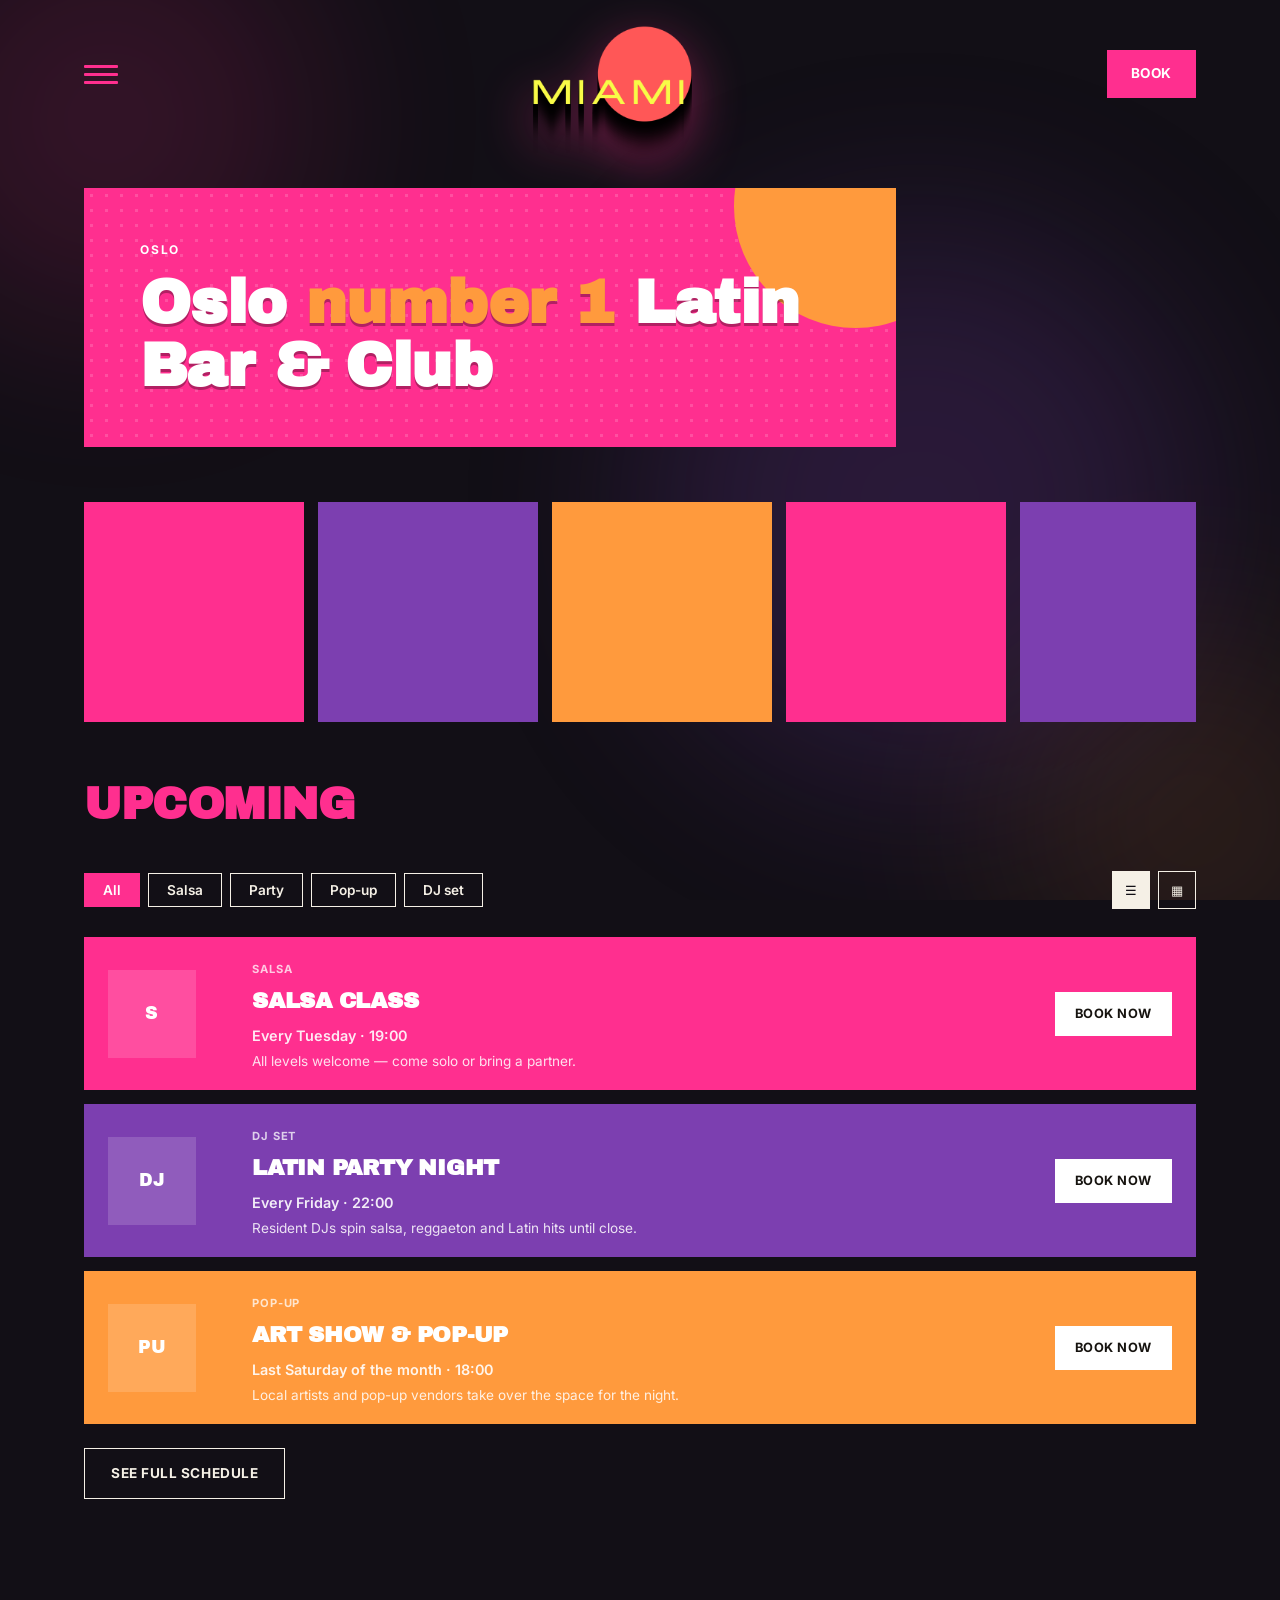
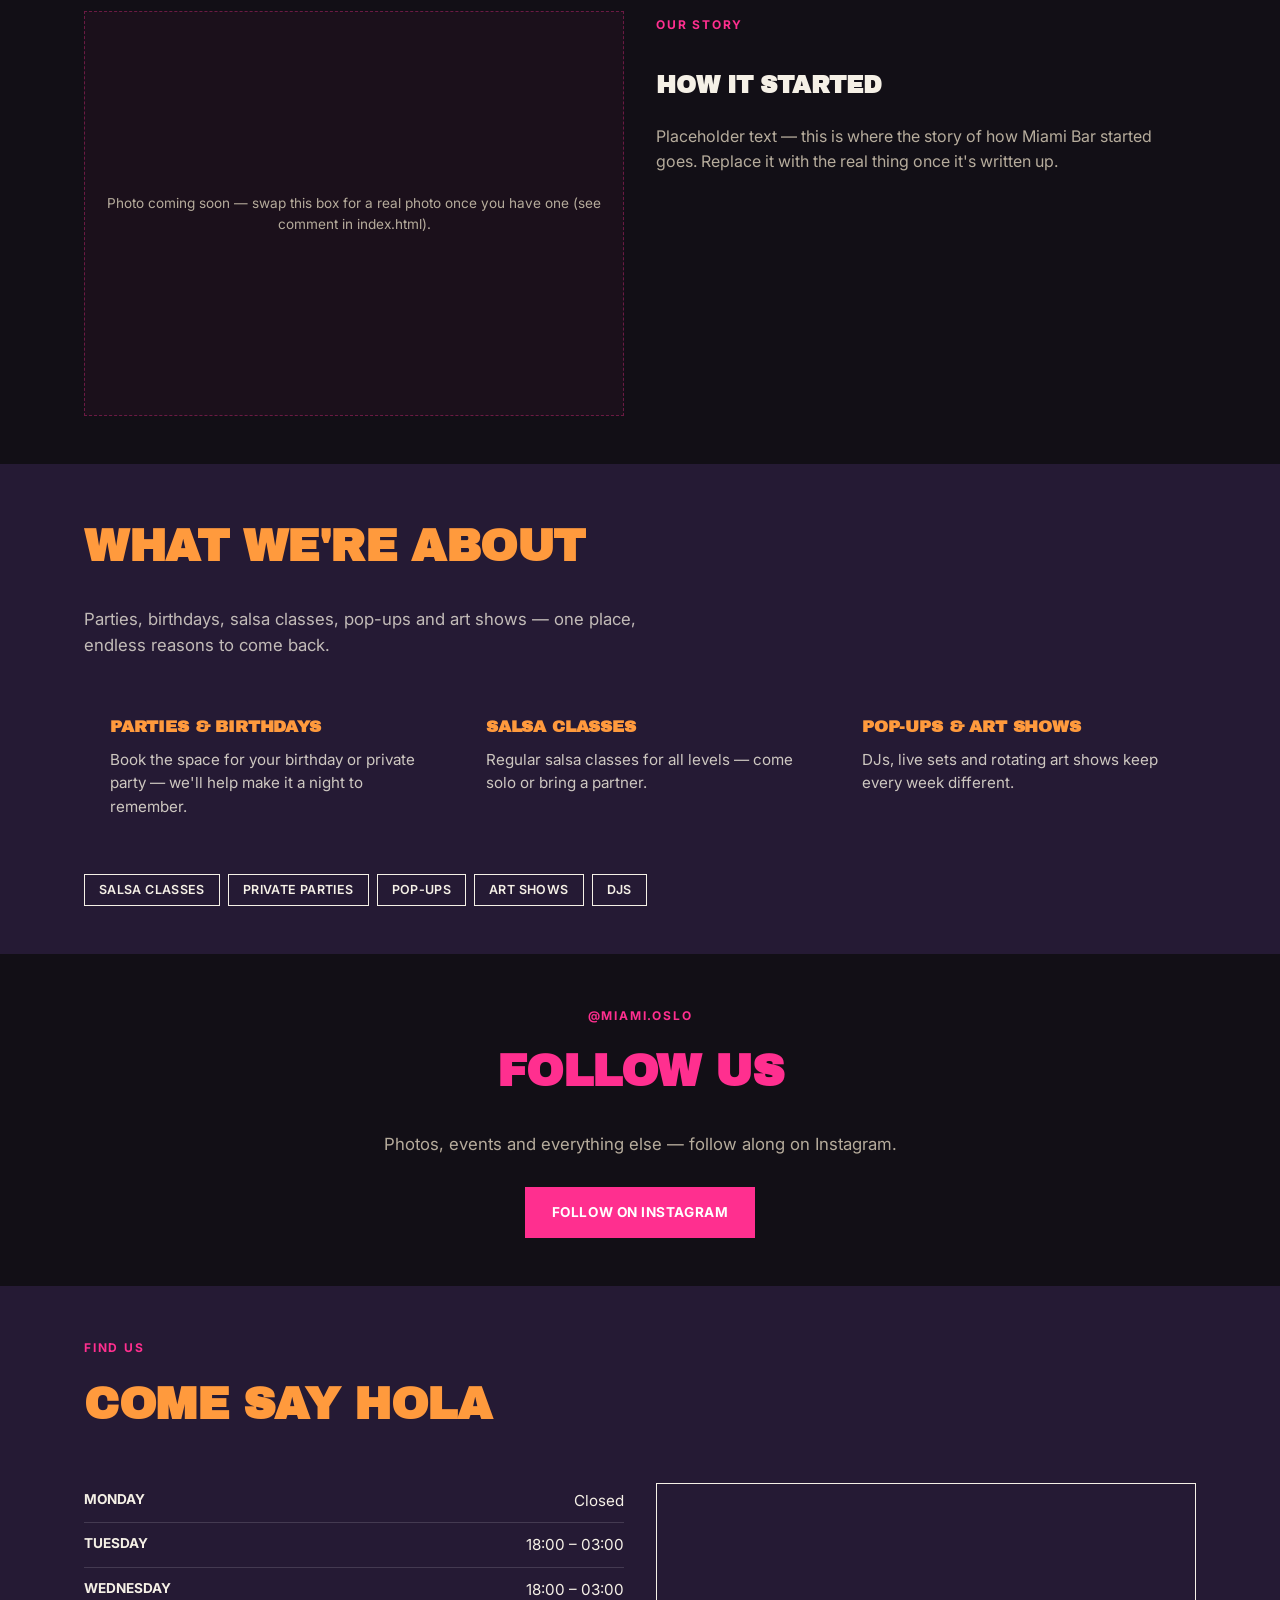
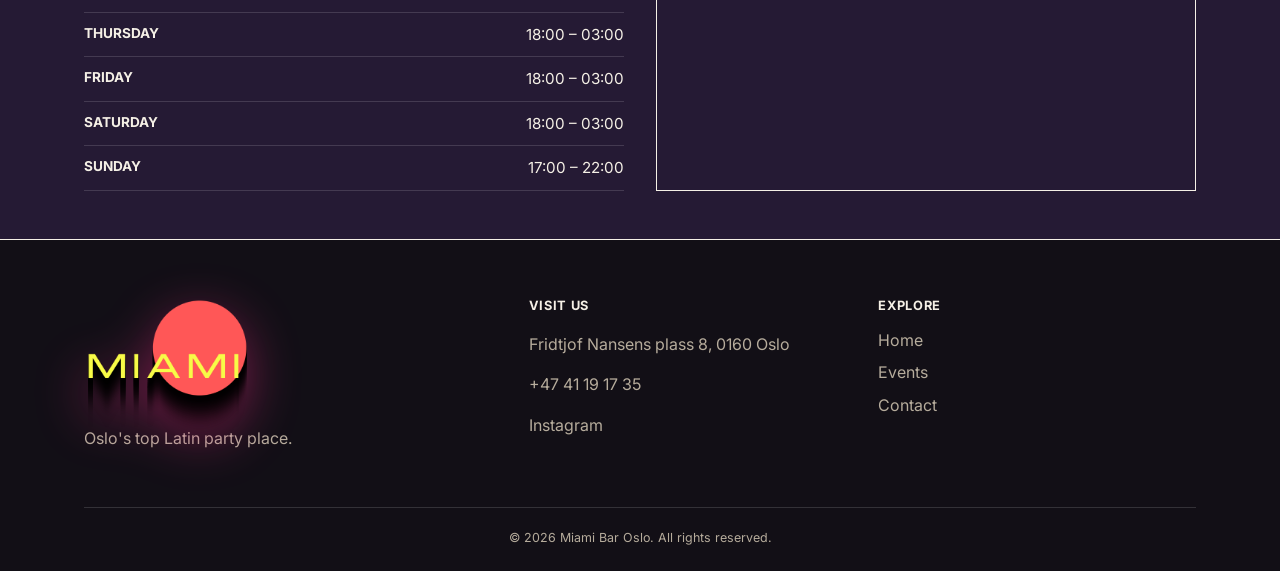
<file: index.html>
<!DOCTYPE html>
<html lang="en">
<head>
  <meta charset="UTF-8" />
  <meta name="viewport" content="width=device-width, initial-scale=1.0" />
  <title>Miami Bar Oslo</title>
  <meta name="description" content="Oslo's top Latin party place — parties, birthdays, salsa classes, pop-ups, art shows and DJs on Fridtjof Nansens plass." />
  <link rel="preconnect" href="https://fonts.googleapis.com" />
  <link rel="preconnect" href="https://fonts.gstatic.com" crossorigin />
  <link href="https://fonts.googleapis.com/css2?family=Inter:wght@400;500;600;700&family=Archivo+Black&display=swap" rel="stylesheet" />
  <link rel="stylesheet" href="css/style.css?v=38" />
</head>
<body>

  <header class="site-header">
    <nav class="nav container">
      <button class="nav-toggle" aria-label="Toggle menu"><span></span><span></span><span></span></button>
      <a href="index.html" class="logo">
        <img src="images/logo.png" alt="Miami" class="logo-img" width="900" height="561" />
      </a>
      <a href="book.html" class="nav-cta">Book</a>
    </nav>
    <div class="container">
      <ul class="nav-links">
        <li><a href="index.html" class="active">Home</a></li>
        <li><a href="events.html">Events</a></li>
        <li><a href="contact.html">Contact</a></li>
        <li><a href="book.html" class="nav-cta">Book with us</a></li>
      </ul>
    </div>
  </header>

  <div class="container">
    <div class="hero-heading reveal">
      <div class="hero-box">
        <p class="eyebrow">Oslo</p>
        <h1 class="hero-sentence">Oslo <span class="accent">number 1</span> Latin Bar &amp; Club</h1>
      </div>
    </div>

    <!--
      Photo scroll — placeholder tiles for now. Once you have real photos:
      1. Drop the image files in the images folder.
      2. Replace each <div class="photo-tile"></div> below with
         <div class="photo-tile"><img src="images/yourphoto.jpg" alt=""></div>
      Add or remove tiles freely — it scrolls sideways either way.
    -->
    <div class="photo-scroll reveal">
      <div class="photo-scroll-track">
        <div class="photo-tile"></div>
        <div class="photo-tile"></div>
        <div class="photo-tile"></div>
        <div class="photo-tile"></div>
        <div class="photo-tile"></div>
      </div>
    </div>
  </div>

  <section id="events" data-events-app data-limit="4">
    <div class="container">
      <h2 class="section-heading reveal">Upcoming</h2>

      <div class="filter-bar reveal">
        <div class="filter-group">
          <button class="filter-btn active" data-filter="all">All</button>
          <button class="filter-btn" data-filter="Salsa">Salsa</button>
          <button class="filter-btn" data-filter="Party">Party</button>
          <button class="filter-btn" data-filter="Pop-up">Pop-up</button>
          <button class="filter-btn" data-filter="DJ set">DJ set</button>
        </div>
        <div class="view-toggle">
          <button class="view-btn active" data-view="list" aria-label="List view">☰</button>
          <button class="view-btn" data-view="grid" aria-label="Grid view">▦</button>
        </div>
      </div>

      <div class="events-list reveal">
        <p style="color: var(--text-dim);">Loading…</p>
      </div>

      <p style="margin-top: 24px;">
        <a href="events.html" class="btn btn-outline">See full schedule</a>
      </p>
    </div>
  </section>

  <section>
    <div class="container">
      <div class="grid-2">
        <div class="reveal">
          <div class="story-photo">Photo coming soon — swap this box for a real photo once you have one (see comment in index.html).</div>
        </div>
        <div class="reveal">
          <p class="eyebrow">Our story</p>
          <h2>How it started</h2>
          <!--
            Placeholder — replace this paragraph with the real story once
            you have it: when the bar opened, who started it, why Latin
            party nights, what makes this place different.
          -->
          <p style="color: var(--text-dim);">
            Placeholder text — this is where the story of how Miami Bar started goes. Replace it with the real thing once it's written up.
          </p>
        </div>
      </div>
    </div>
  </section>

  <section class="alt">
    <div class="container">
      <h2 class="section-heading reveal">What we're about</h2>
      <p class="section-lead reveal">Parties, birthdays, salsa classes, pop-ups and art shows — one place, endless reasons to come back.</p>
      <div class="grid-3">
        <div class="card reveal">
          <h3>Parties &amp; birthdays</h3>
          <p>Book the space for your birthday or private party — we'll help make it a night to remember.</p>
        </div>
        <div class="card reveal">
          <h3>Salsa classes</h3>
          <p>Regular salsa classes for all levels — come solo or bring a partner.</p>
        </div>
        <div class="card reveal">
          <h3>Pop-ups &amp; art shows</h3>
          <p>DJs, live sets and rotating art shows keep every week different.</p>
        </div>
      </div>
      <div class="tags reveal" style="margin-top: 30px;">
        <span class="tag" style="border-color: var(--text); color: var(--text);">Salsa classes</span>
        <span class="tag" style="border-color: var(--text); color: var(--text);">Private parties</span>
        <span class="tag" style="border-color: var(--text); color: var(--text);">Pop-ups</span>
        <span class="tag" style="border-color: var(--text); color: var(--text);">Art shows</span>
        <span class="tag" style="border-color: var(--text); color: var(--text);">DJs</span>
      </div>
    </div>
  </section>

  <section>
    <div class="container" style="text-align: center;">
      <a class="eyebrow" href="https://www.instagram.com/miami.oslo/" target="_blank" rel="noopener">@miami.oslo</a>
      <h2 class="section-heading reveal">Follow us</h2>
      <p class="section-lead reveal" style="margin-left: auto; margin-right: auto;">Photos, events and everything else — follow along on Instagram.</p>
      <a href="https://www.instagram.com/miami.oslo/" target="_blank" rel="noopener" class="btn btn-primary reveal">Follow on Instagram</a>
    </div>
  </section>

  <section class="alt">
    <div class="container">
      <p class="eyebrow">Find us</p>
      <h2 class="section-heading reveal">Come say Hola</h2>
      <div class="grid-2">
        <div class="reveal">
          <ul class="hours-list">
            <li><span>Monday</span><span>Closed</span></li>
            <li><span>Tuesday</span><span>18:00 – 03:00</span></li>
            <li><span>Wednesday</span><span>18:00 – 03:00</span></li>
            <li><span>Thursday</span><span>18:00 – 03:00</span></li>
            <li><span>Friday</span><span>18:00 – 03:00</span></li>
            <li><span>Saturday</span><span>18:00 – 03:00</span></li>
            <li><span>Sunday</span><span>17:00 – 22:00</span></li>
          </ul>
        </div>
        <div class="map-frame reveal">
          <iframe
            title="Map"
            src="https://www.google.com/maps?q=Miami+Bar+Oslo,+Fridtjof+Nansens+plass+8,+0160+Oslo&output=embed"
            loading="lazy"
            referrerpolicy="no-referrer-when-downgrade">
          </iframe>
        </div>
      </div>
    </div>
  </section>

  <footer class="site-footer">
    <div class="container">
      <div class="footer-grid">
        <div>
          <a href="index.html" class="logo" style="margin-bottom: 10px;">
            <img src="images/logo.png" alt="Miami" class="logo-img" width="900" height="561" />
          </a>
          <p>Oslo's top Latin party place.</p>
        </div>
        <div>
          <h4>Visit us</h4>
          <p>Fridtjof Nansens plass 8, 0160 Oslo</p>
          <p><a href="tel:+4741191735">+47 41 19 17 35</a></p>
          <p><a href="https://www.instagram.com/miami.oslo/" target="_blank" rel="noopener">Instagram</a></p>
        </div>
        <div>
          <h4>Explore</h4>
          <ul>
            <li><a href="index.html">Home</a></li>
            <li><a href="events.html">Events</a></li>
            <li><a href="contact.html">Contact</a></li>
          </ul>
        </div>
      </div>
      <div class="footer-bottom">&copy; <span id="year"></span> Miami Bar Oslo. All rights reserved.</div>
    </div>
  </footer>

  <script src="js/script.js?v=2"></script>
  <script>document.getElementById("year").textContent = new Date().getFullYear();</script>
</body>
</html>
</file>
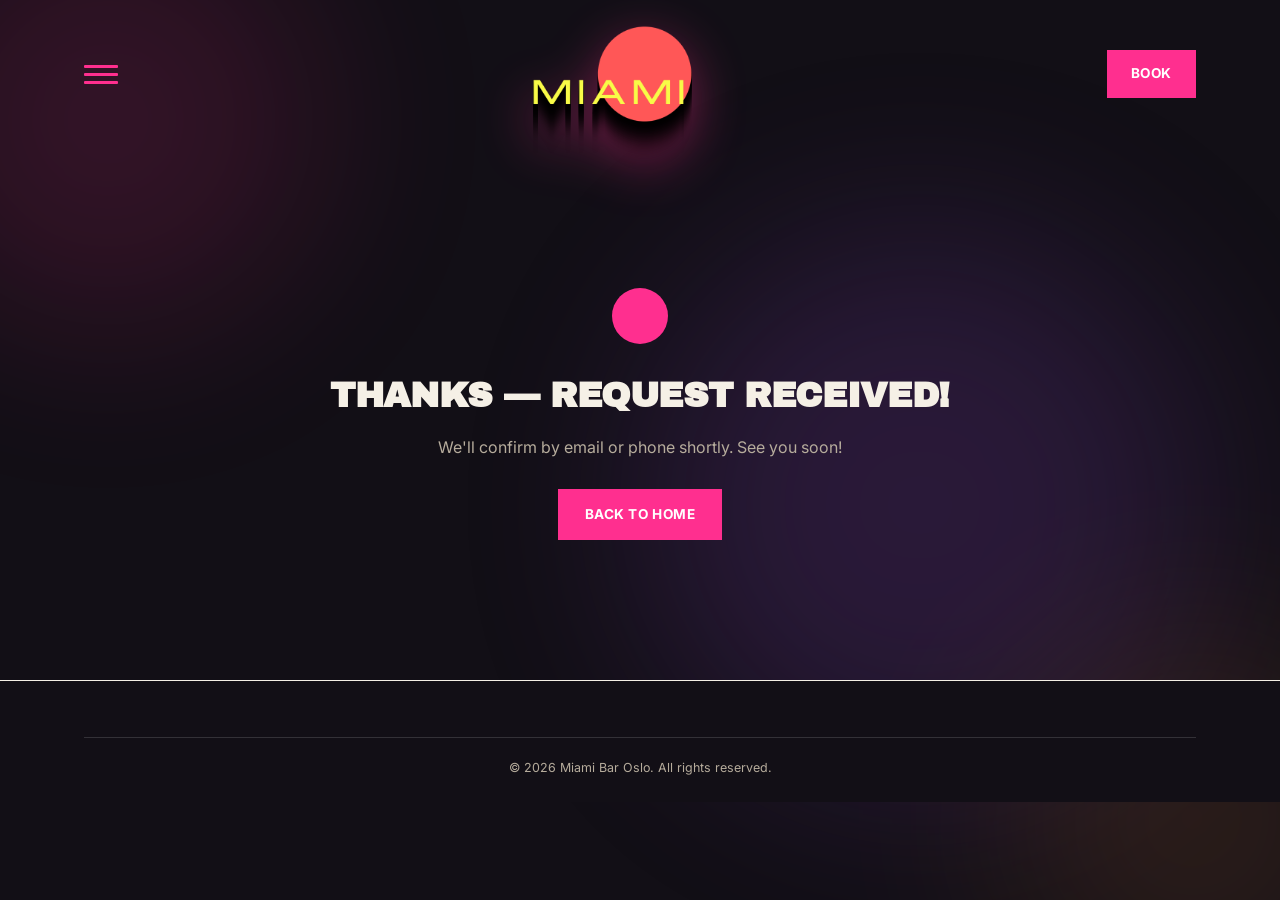
<file: book-confirmation.html>
<!DOCTYPE html>
<html lang="en">
<head>
  <meta charset="UTF-8" />
  <meta name="viewport" content="width=device-width, initial-scale=1.0" />
  <title>Booking received · Miami Bar Oslo</title>
  <link rel="preconnect" href="https://fonts.googleapis.com" />
  <link rel="preconnect" href="https://fonts.gstatic.com" crossorigin />
  <link href="https://fonts.googleapis.com/css2?family=Inter:wght@400;500;600;700&family=Archivo+Black&display=swap" rel="stylesheet" />
  <link rel="stylesheet" href="css/style.css?v=38" />
</head>
<body>

  <header class="site-header">
    <nav class="nav container">
      <button class="nav-toggle" aria-label="Toggle menu"><span></span><span></span><span></span></button>
      <a href="index.html" class="logo">
        <img src="images/logo.png" alt="Miami" class="logo-img" width="900" height="561" />
      </a>
      <a href="book.html" class="nav-cta">Book</a>
    </nav>
    <div class="container">
      <ul class="nav-links">
        <li><a href="index.html">Home</a></li>
        <li><a href="events.html">Events</a></li>
        <li><a href="contact.html">Contact</a></li>
        <li><a href="book.html" class="nav-cta">Book with us</a></li>
      </ul>
    </div>
  </header>

  <div class="container confirmation">
    <div class="confirm-mark"></div>
    <h1>Thanks — request received!</h1>
    <p style="color: var(--text-dim); max-width: 420px; margin: 12px auto 30px; text-transform: none; font-family: var(--font-body);">
      We'll confirm by email or phone shortly. See you soon!
    </p>
    <a href="index.html" class="btn btn-primary">Back to home</a>
  </div>

  <footer class="site-footer">
    <div class="container">
      <div class="footer-bottom">&copy; <span id="year"></span> Miami Bar Oslo. All rights reserved.</div>
    </div>
  </footer>

  <script src="js/script.js?v=2"></script>
  <script>document.getElementById("year").textContent = new Date().getFullYear();</script>
</body>
</html>
</file>
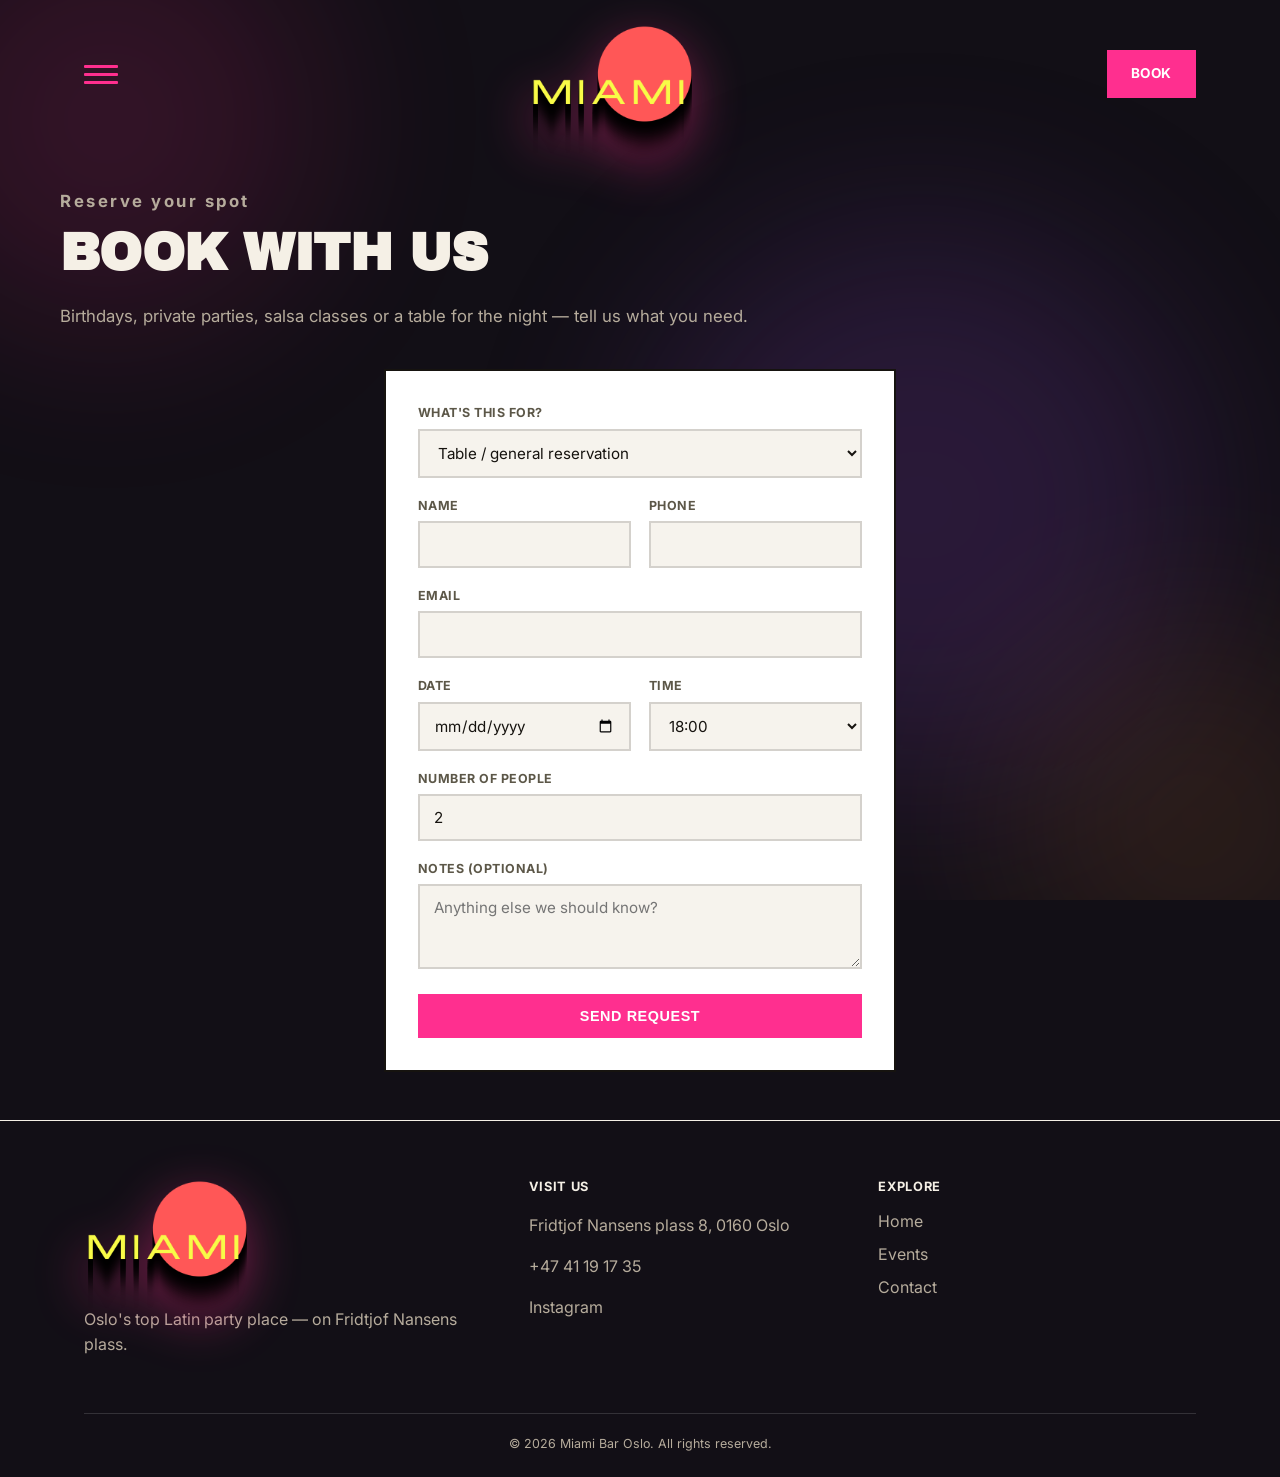
<file: book.html>
<!DOCTYPE html>
<html lang="en">
<head>
  <meta charset="UTF-8" />
  <meta name="viewport" content="width=device-width, initial-scale=1.0" />
  <title>Book with Us · Miami Bar Oslo</title>
  <link rel="preconnect" href="https://fonts.googleapis.com" />
  <link rel="preconnect" href="https://fonts.gstatic.com" crossorigin />
  <link href="https://fonts.googleapis.com/css2?family=Inter:wght@400;500;600;700&family=Archivo+Black&display=swap" rel="stylesheet" />
  <link rel="stylesheet" href="css/style.css?v=38" />
</head>
<body>

  <header class="site-header">
    <nav class="nav container">
      <button class="nav-toggle" aria-label="Toggle menu"><span></span><span></span><span></span></button>
      <a href="index.html" class="logo">
        <img src="images/logo.png" alt="Miami" class="logo-img" width="900" height="561" />
      </a>
      <a href="book.html" class="nav-cta">Book</a>
    </nav>
    <div class="container">
      <ul class="nav-links">
        <li><a href="index.html">Home</a></li>
        <li><a href="events.html">Events</a></li>
        <li><a href="contact.html">Contact</a></li>
        <li><a href="book.html" class="nav-cta">Book with us</a></li>
      </ul>
    </div>
  </header>

  <div class="page-header container reveal">
    <p class="eyebrow">Reserve your spot</p>
    <h1>Book with us</h1>
    <p>Birthdays, private parties, salsa classes or a table for the night — tell us what you need.</p>
  </div>

  <section style="padding-top: 20px;">
    <div class="container reveal" style="max-width: 560px;">
      <div class="form-card">

      <!--
        This form uses Web3Forms (web3forms.com) — a free service that emails
        form submissions to you, with no backend to run or maintain.

        Setup (2 minutes):
        1. Go to https://web3forms.com and enter the email where bookings
           should land. It emails you an Access Key — no account needed.
        2. Paste that key into the "access_key" value below.
        3. Once this site is live at its real address, change the
           "redirect" value below to the full URL of book-confirmation.html
           on that domain (e.g. https://miamibaroslo.no/book-confirmation.html).
      -->
      <form action="https://api.web3forms.com/submit" method="POST">
        <input type="hidden" name="access_key" value="YOUR_WEB3FORMS_ACCESS_KEY" />
        <input type="hidden" name="subject" value="New booking request — Miami Bar Oslo" />
        <input type="hidden" name="redirect" value="book-confirmation.html" />

        <div class="form-field">
          <label for="reason">What's this for?</label>
          <select id="reason" name="reason" required>
            <option value="Table / general reservation">Table / general reservation</option>
            <option value="Birthday party">Birthday party</option>
            <option value="Private party">Private party</option>
            <option value="Salsa class sign-up">Salsa class sign-up</option>
            <option value="Pop-up / art show inquiry">Pop-up / art show inquiry</option>
            <option value="Other">Other</option>
          </select>
        </div>

        <div class="form-row">
          <div class="form-field">
            <label for="name">Name</label>
            <input type="text" id="name" name="name" required />
          </div>
          <div class="form-field">
            <label for="phone">Phone</label>
            <input type="tel" id="phone" name="phone" required />
          </div>
        </div>

        <div class="form-field">
          <label for="email">Email</label>
          <input type="email" id="email" name="email" required />
        </div>

        <div class="form-row">
          <div class="form-field">
            <label for="date">Date</label>
            <input type="date" id="date" name="date" required />
          </div>
          <div class="form-field">
            <label for="time">Time</label>
            <select id="time" name="time" required>
              <option value="18:00">18:00</option>
              <option value="20:00">20:00</option>
              <option value="22:00">22:00</option>
              <option value="00:00">00:00</option>
              <option value="02:00">02:00</option>
            </select>
          </div>
        </div>

        <div class="form-field">
          <label for="party_size">Number of people</label>
          <input type="number" id="party_size" name="party_size" min="1" max="200" value="2" required />
        </div>

        <div class="form-field">
          <label for="notes">Notes (optional)</label>
          <textarea id="notes" name="notes" rows="3" placeholder="Anything else we should know?"></textarea>
        </div>

        <button type="submit" class="btn btn-primary form-submit">
          Send request
        </button>
      </form>

      </div>
    </div>
  </section>

  <footer class="site-footer">
    <div class="container">
      <div class="footer-grid">
        <div>
          <a href="index.html" class="logo" style="margin-bottom: 10px;">
            <img src="images/logo.png" alt="Miami" class="logo-img" width="900" height="561" />
          </a>
          <p>Oslo's top Latin party place — on Fridtjof Nansens plass.</p>
        </div>
        <div>
          <h4>Visit us</h4>
          <p>Fridtjof Nansens plass 8, 0160 Oslo</p>
          <p><a href="tel:+4741191735">+47 41 19 17 35</a></p>
          <p><a href="https://www.instagram.com/miami.oslo/" target="_blank" rel="noopener">Instagram</a></p>
        </div>
        <div>
          <h4>Explore</h4>
          <ul>
            <li><a href="index.html">Home</a></li>
            <li><a href="events.html">Events</a></li>
            <li><a href="contact.html">Contact</a></li>
          </ul>
        </div>
      </div>
      <div class="footer-bottom">&copy; <span id="year"></span> Miami Bar Oslo. All rights reserved.</div>
    </div>
  </footer>

  <script src="js/script.js?v=2"></script>
  <script>document.getElementById("year").textContent = new Date().getFullYear();</script>
</body>
</html>
</file>
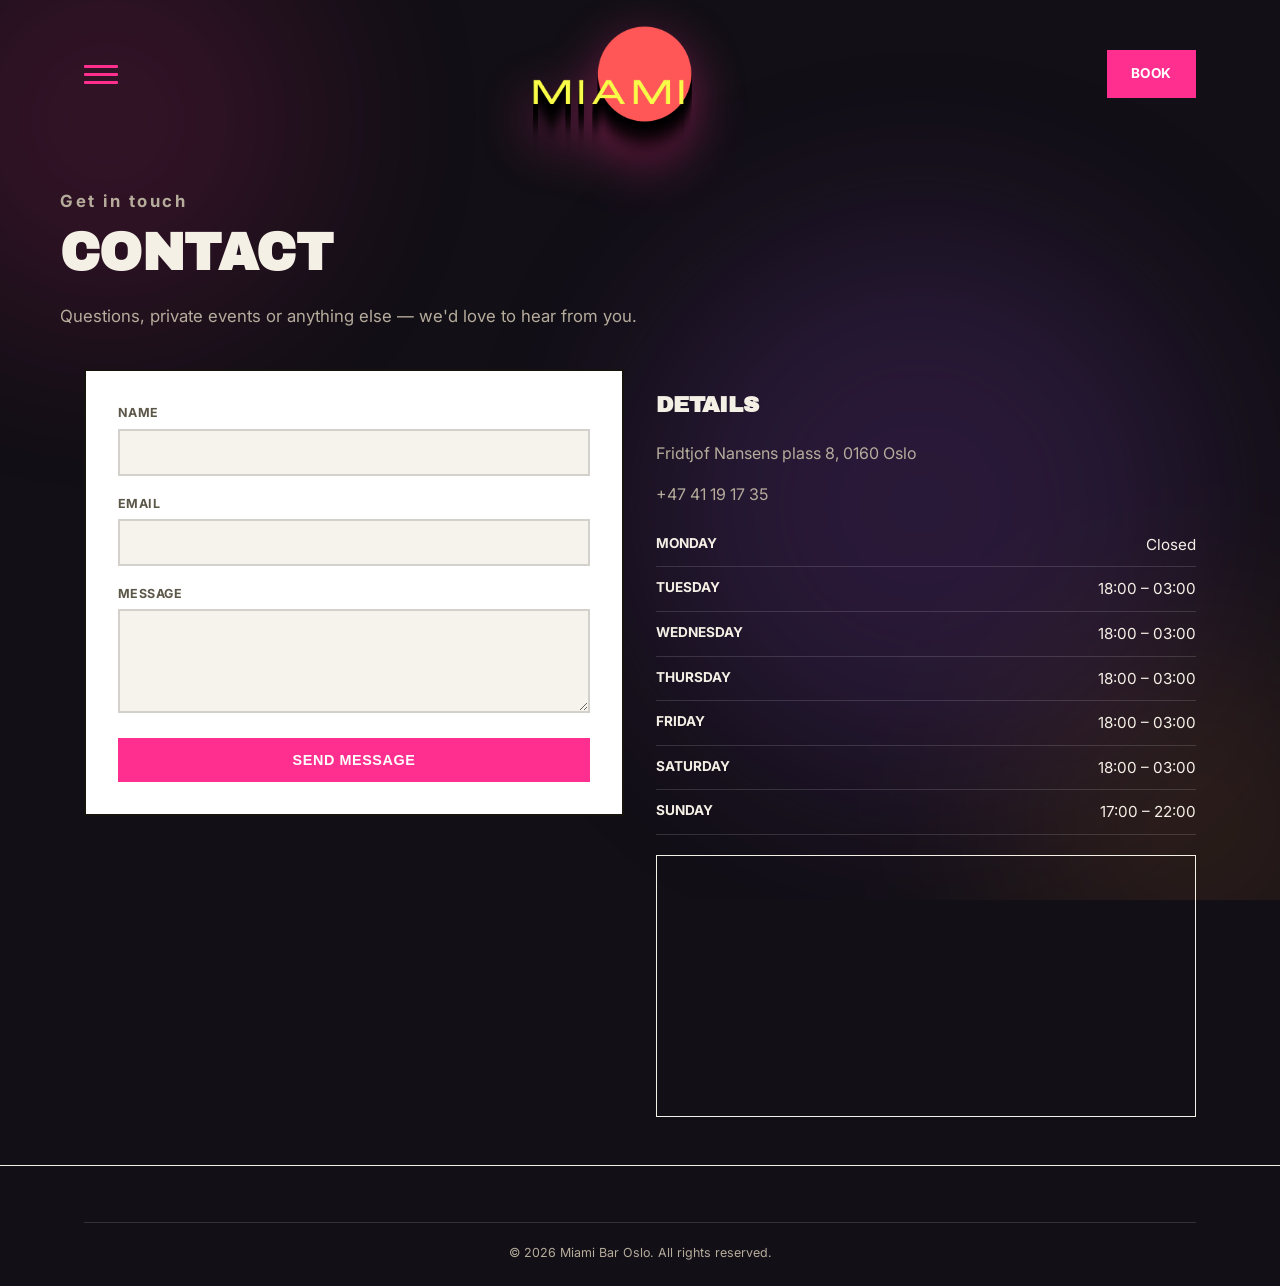
<file: contact.html>
<!DOCTYPE html>
<html lang="en">
<head>
  <meta charset="UTF-8" />
  <meta name="viewport" content="width=device-width, initial-scale=1.0" />
  <title>Contact · Miami Bar Oslo</title>
  <link rel="preconnect" href="https://fonts.googleapis.com" />
  <link rel="preconnect" href="https://fonts.gstatic.com" crossorigin />
  <link href="https://fonts.googleapis.com/css2?family=Inter:wght@400;500;600;700&family=Archivo+Black&display=swap" rel="stylesheet" />
  <link rel="stylesheet" href="css/style.css?v=38" />
</head>
<body>

  <header class="site-header">
    <nav class="nav container">
      <button class="nav-toggle" aria-label="Toggle menu"><span></span><span></span><span></span></button>
      <a href="index.html" class="logo">
        <img src="images/logo.png" alt="Miami" class="logo-img" width="900" height="561" />
      </a>
      <a href="book.html" class="nav-cta">Book</a>
    </nav>
    <div class="container">
      <ul class="nav-links">
        <li><a href="index.html">Home</a></li>
        <li><a href="events.html">Events</a></li>
        <li><a href="contact.html" class="active">Contact</a></li>
        <li><a href="book.html" class="nav-cta">Book with us</a></li>
      </ul>
    </div>
  </header>

  <div class="page-header container reveal">
    <p class="eyebrow">Get in touch</p>
    <h1>Contact</h1>
    <p>Questions, private events or anything else — we'd love to hear from you.</p>
  </div>

  <section style="padding-top: 20px;">
    <div class="container">
      <div class="grid-2">

        <div class="reveal">
          <div class="form-card">
            <!-- Same Web3Forms setup as book.html — see the comment there. -->
            <form action="https://api.web3forms.com/submit" method="POST">
              <input type="hidden" name="access_key" value="YOUR_WEB3FORMS_ACCESS_KEY" />
              <input type="hidden" name="subject" value="Website contact form — Miami Bar Oslo" />

              <div class="form-field">
                <label for="name">Name</label>
                <input type="text" id="name" name="name" required />
              </div>
              <div class="form-field">
                <label for="email">Email</label>
                <input type="email" id="email" name="email" required />
              </div>
              <div class="form-field">
                <label for="message">Message</label>
                <textarea id="message" name="message" rows="4" required></textarea>
              </div>
              <button type="submit" class="btn btn-primary form-submit">
                Send message
              </button>
            </form>
          </div>
        </div>

        <div class="reveal">
          <h2 style="font-size: 1.4rem;">Details</h2>
          <p style="color: var(--text-dim); margin-top: 16px;">Fridtjof Nansens plass 8, 0160 Oslo</p>
          <p><a href="tel:+4741191735" style="color: var(--text-dim); text-decoration: none;">+47 41 19 17 35</a></p>

          <ul class="hours-list">
            <li><span>Monday</span><span>Closed</span></li>
            <li><span>Tuesday</span><span>18:00 – 03:00</span></li>
            <li><span>Wednesday</span><span>18:00 – 03:00</span></li>
            <li><span>Thursday</span><span>18:00 – 03:00</span></li>
            <li><span>Friday</span><span>18:00 – 03:00</span></li>
            <li><span>Saturday</span><span>18:00 – 03:00</span></li>
            <li><span>Sunday</span><span>17:00 – 22:00</span></li>
          </ul>

          <div class="map-frame">
            <iframe
              title="Map"
              src="https://www.google.com/maps?q=Miami+Bar+Oslo,+Fridtjof+Nansens+plass+8,+0160+Oslo&output=embed"
              loading="lazy"
              referrerpolicy="no-referrer-when-downgrade">
            </iframe>
          </div>
        </div>

      </div>
    </div>
  </section>

  <footer class="site-footer">
    <div class="container">
      <div class="footer-bottom">&copy; <span id="year"></span> Miami Bar Oslo. All rights reserved.</div>
    </div>
  </footer>

  <script src="js/script.js?v=2"></script>
  <script>document.getElementById("year").textContent = new Date().getFullYear();</script>
</body>
</html>
</file>
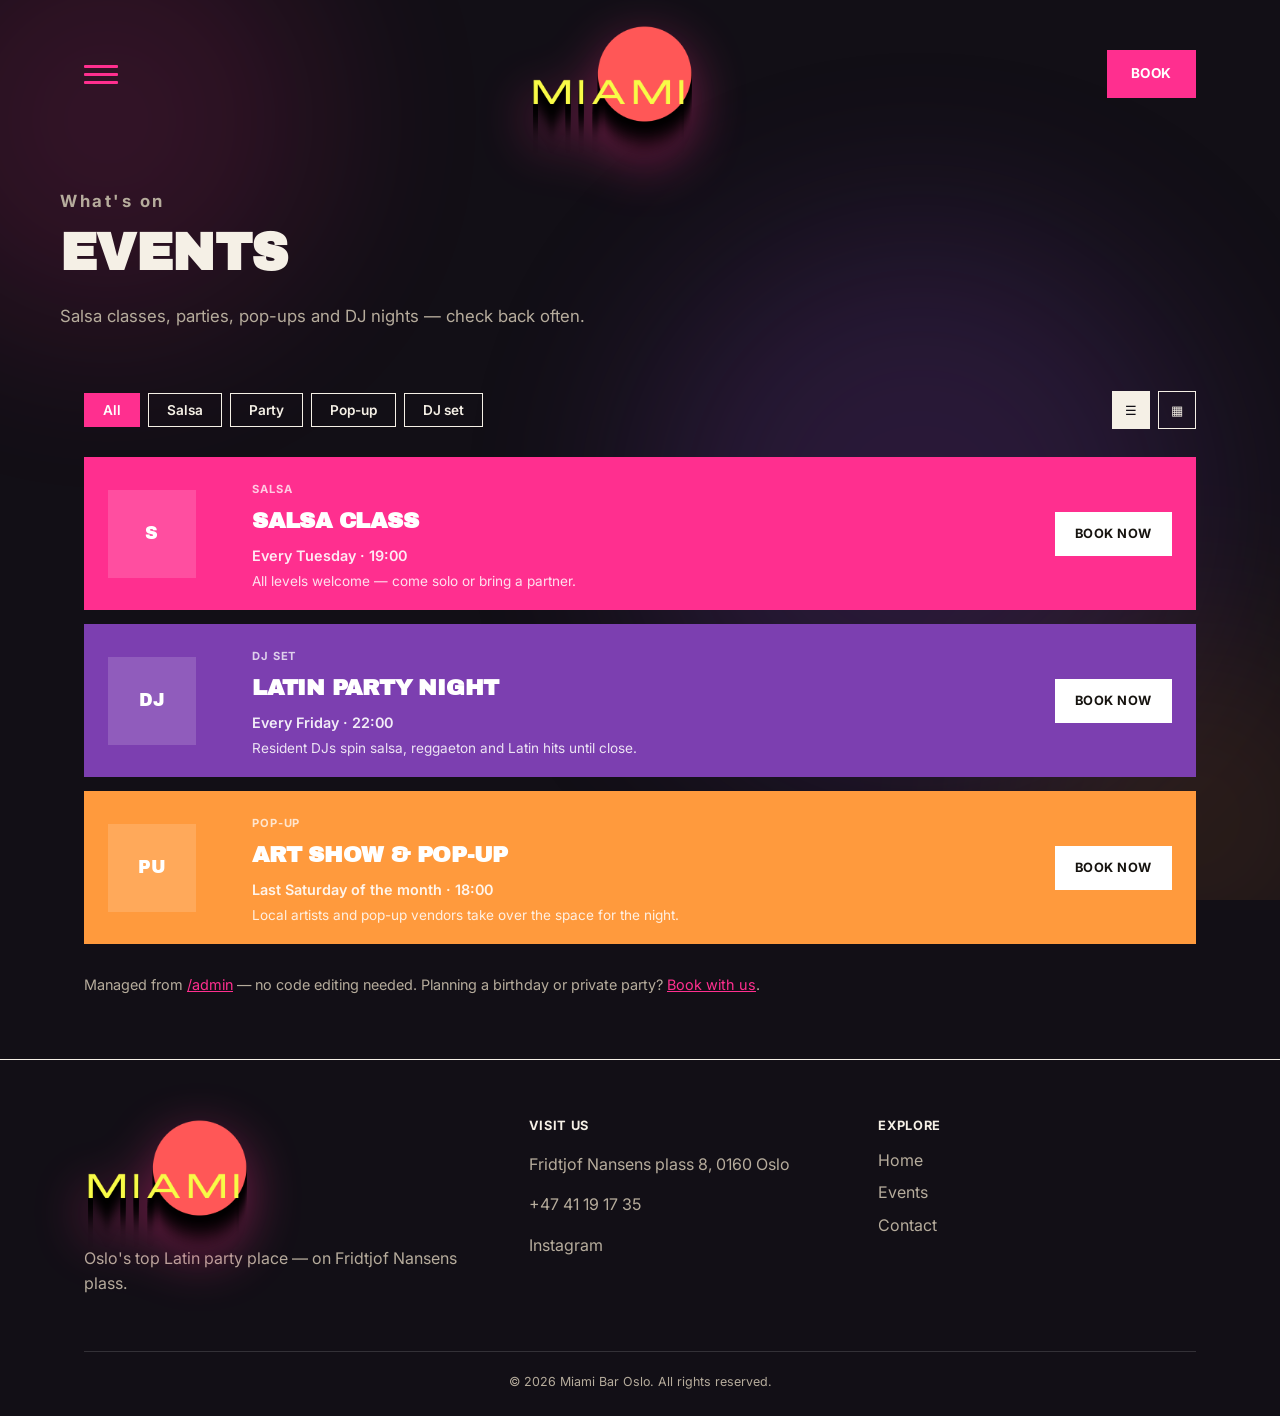
<file: events.html>
<!DOCTYPE html>
<html lang="en">
<head>
  <meta charset="UTF-8" />
  <meta name="viewport" content="width=device-width, initial-scale=1.0" />
  <title>Events · Miami Bar Oslo</title>
  <link rel="preconnect" href="https://fonts.googleapis.com" />
  <link rel="preconnect" href="https://fonts.gstatic.com" crossorigin />
  <link href="https://fonts.googleapis.com/css2?family=Inter:wght@400;500;600;700&family=Archivo+Black&display=swap" rel="stylesheet" />
  <link rel="stylesheet" href="css/style.css?v=38" />
</head>
<body>

  <header class="site-header">
    <nav class="nav container">
      <button class="nav-toggle" aria-label="Toggle menu"><span></span><span></span><span></span></button>
      <a href="index.html" class="logo">
        <img src="images/logo.png" alt="Miami" class="logo-img" width="900" height="561" />
      </a>
      <a href="book.html" class="nav-cta">Book</a>
    </nav>
    <div class="container">
      <ul class="nav-links">
        <li><a href="index.html">Home</a></li>
        <li><a href="events.html" class="active">Events</a></li>
        <li><a href="contact.html">Contact</a></li>
        <li><a href="book.html" class="nav-cta">Book with us</a></li>
      </ul>
    </div>
  </header>

  <div class="page-header container reveal">
    <p class="eyebrow">What's on</p>
    <h1>Events</h1>
    <p>Salsa classes, parties, pop-ups and DJ nights — check back often.</p>
  </div>

  <section style="padding-top: 10px;" data-events-app>
    <div class="container">
      <div class="filter-bar reveal">
        <div class="filter-group">
          <button class="filter-btn active" data-filter="all">All</button>
          <button class="filter-btn" data-filter="Salsa">Salsa</button>
          <button class="filter-btn" data-filter="Party">Party</button>
          <button class="filter-btn" data-filter="Pop-up">Pop-up</button>
          <button class="filter-btn" data-filter="DJ set">DJ set</button>
        </div>
        <div class="view-toggle">
          <button class="view-btn active" data-view="list" aria-label="List view">☰</button>
          <button class="view-btn" data-view="grid" aria-label="Grid view">▦</button>
        </div>
      </div>

      <div class="events-list reveal">
        <p style="color: var(--text-dim);">Loading…</p>
      </div>

      <p style="color: var(--text-dim); margin-top: 30px; font-size: 0.9rem;">
        Managed from <a href="admin/" style="color: var(--pink);">/admin</a> — no code editing needed. Planning a birthday or private party? <a href="book.html" style="color: var(--pink);">Book with us</a>.
      </p>
    </div>
  </section>

  <footer class="site-footer">
    <div class="container">
      <div class="footer-grid">
        <div>
          <a href="index.html" class="logo" style="margin-bottom: 10px;">
            <img src="images/logo.png" alt="Miami" class="logo-img" width="900" height="561" />
          </a>
          <p>Oslo's top Latin party place — on Fridtjof Nansens plass.</p>
        </div>
        <div>
          <h4>Visit us</h4>
          <p>Fridtjof Nansens plass 8, 0160 Oslo</p>
          <p><a href="tel:+4741191735">+47 41 19 17 35</a></p>
          <p><a href="https://www.instagram.com/miami.oslo/" target="_blank" rel="noopener">Instagram</a></p>
        </div>
        <div>
          <h4>Explore</h4>
          <ul>
            <li><a href="index.html">Home</a></li>
            <li><a href="events.html">Events</a></li>
            <li><a href="contact.html">Contact</a></li>
          </ul>
        </div>
      </div>
      <div class="footer-bottom">&copy; <span id="year"></span> Miami Bar Oslo. All rights reserved.</div>
    </div>
  </footer>

  <script src="js/script.js?v=2"></script>
  <script>document.getElementById("year").textContent = new Date().getFullYear();</script>
</body>
</html>
</file>
<file: css/style.css>
/* Miami Bar Oslo — shared styles */

:root {
  --bg: #120f16;
  --surface: #251a34;
  --text: #f5f0e6;
  --text-dim: #b6ac9c;
  --ink: #16130f;
  --ink-dim: #5c5748;
  --pink: #ff2f8f;
  --amber: #ff9a3d;
  --purple: #7c3fb0;
  --line: rgba(255, 255, 255, 0.14);
  --font-display: "Archivo Black", "Poppins", sans-serif;
  --font-body: "Inter", -apple-system, BlinkMacSystemFont, "Segoe UI", Roboto, Helvetica, Arial, sans-serif;
}

* {
  box-sizing: border-box;''
}

html {
  scroll-behavior: smooth;
}

body {
  margin: 0;
  background-color: var(--bg);
  color: var(--text);
  font-family: var(--font-body);
  line-height: 1.55;
}

/* Ambient moving background — injected by script.js as real elements
   (not pseudo-elements) so we can have three independently orbiting
   shapes instead of just two. */

.bg-fx {
  position: fixed;
  inset: 0;
  overflow: hidden;
  z-index: -1;
  pointer-events: none;
}

.bg-orb {
  position: absolute;
  border-radius: 50%;
  filter: blur(95px);
}

.bg-orb.orb-pink {
  width: 420px;
  height: 420px;
  top: -10%;
  left: -8%;
  background: var(--pink);
  opacity: 0.14;
  animation: orbit-a 34s ease-in-out infinite;
}

.bg-orb.orb-purple {
  width: 560px;
  height: 560px;
  top: 25%;
  left: 50%;
  background: var(--purple);
  opacity: 0.22;
  animation: orbit-b 42s ease-in-out infinite;
}

.bg-orb.orb-amber {
  width: 380px;
  height: 380px;
  bottom: -12%;
  right: -8%;
  background: var(--amber);
  opacity: 0.1;
  animation: orbit-c 38s ease-in-out infinite;
}

@keyframes orbit-a {
  0%   { transform: translate(0, 0); }
  25%  { transform: translate(90px, 60px); }
  50%  { transform: translate(140px, -30px); }
  75%  { transform: translate(40px, -90px); }
  100% { transform: translate(0, 0); }
}

@keyframes orbit-b {
  0%   { transform: translate(0, 0); }
  25%  { transform: translate(-110px, 50px); }
  50%  { transform: translate(-60px, 120px); }
  75%  { transform: translate(70px, 40px); }
  100% { transform: translate(0, 0); }
}

@keyframes orbit-c {
  0%   { transform: translate(0, 0); }
  25%  { transform: translate(-80px, -60px); }
  50%  { transform: translate(-140px, 20px); }
  75%  { transform: translate(-50px, 80px); }
  100% { transform: translate(0, 0); }
}

@media (prefers-reduced-motion: reduce) {
  .bg-orb {
    animation: none;
  }
}

a {
  color: inherit;
}

img {
  max-width: 100%;
  display: block;
}

h1, h2, h3 {
  font-family: var(--font-display);
  text-transform: uppercase;
  letter-spacing: -0.01em;
}

.container {
  max-width: 1160px;
  margin: 0 auto;
  padding: 0 24px;
}

/* Scroll reveal */

.reveal {
  opacity: 0;
  transform: translateY(20px);
  transition: opacity 0.5s ease, transform 0.5s ease;
}

.reveal.is-visible {
  opacity: 1;
  transform: translateY(0);
}

/* Header */

.site-header {
  padding: 22px 0;
}

.nav {
  display: flex;
  align-items: center;
  justify-content: space-between;
}

.nav-toggle {
  display: inline-flex;
  flex-direction: column;
  justify-content: center;
  gap: 5px;
  width: 34px;
  height: 34px;
  background: none;
  border: none;
  cursor: pointer;
  padding: 0;
}

.nav-toggle span {
  display: block;
  height: 3px;
  width: 100%;
  background: var(--pink);
  border-radius: 1px;
}

.logo {
  display: inline-flex;
  align-items: center;
  text-decoration: none;
}

.logo-img {
  height: 104px;
  width: auto;
  display: block;
  filter:
    drop-shadow(0 1px 0 rgba(0, 0, 0, 0.55))
    drop-shadow(0 2px 0 rgba(0, 0, 0, 0.52))
    drop-shadow(0 3px 0 rgba(0, 0, 0, 0.49))
    drop-shadow(0 4px 0 rgba(0, 0, 0, 0.46))
    drop-shadow(0 5px 0 rgba(0, 0, 0, 0.43))
    drop-shadow(0 6px 0 rgba(0, 0, 0, 0.4))
    drop-shadow(0 7px 0 rgba(0, 0, 0, 0.37))
    drop-shadow(0 8px 0 rgba(0, 0, 0, 0.34))
    drop-shadow(0 9px 0 rgba(0, 0, 0, 0.31))
    drop-shadow(0 10px 0 rgba(0, 0, 0, 0.28))
    drop-shadow(0 16px 26px rgba(255, 47, 143, 0.45));
}

.nav-cta {
  background: var(--pink);
  color: #fff !important;
  padding: 11px 22px;
  text-decoration: none !important;
  font-weight: 700;
  font-size: 0.85rem;
  text-transform: uppercase;
  letter-spacing: 0.04em;
  white-space: nowrap;
  border: 2px solid var(--pink);
  transition: background 0.15s, color 0.15s, border-color 0.15s;
}

.nav-cta:hover {
  background: var(--text);
  border-color: var(--text);
  color: var(--bg) !important;
}

.nav-links {
  display: none;
  list-style: none;
  margin: 20px 0 0;
  padding: 20px 0 0;
  border-top: 1px solid var(--text);
  flex-direction: column;
  gap: 4px;
}

.nav-links.open {
  display: flex;
}

.nav-links a {
  text-decoration: none;
  color: var(--text);
  font-family: var(--font-display);
  text-transform: uppercase;
  font-size: 1.6rem;
  padding: 10px 0;
  display: block;
}

.nav-links a:hover,
.nav-links a.active {
  color: var(--pink);
}

.nav-links .nav-cta {
  display: inline-block;
  margin-top: 10px;
  width: fit-content;
}

/* Hero heading (plain text, no background block) */

.hero-heading {
  padding: 40px 0;
}

/* Photo scroll */

.photo-scroll {
  overflow-x: auto;
  -webkit-overflow-scrolling: touch;
  scrollbar-width: thin;
  margin-top: 8px;
}

.photo-scroll-track {
  display: flex;
  gap: 14px;
  width: max-content;
}

.photo-tile {
  flex: 0 0 auto;
  width: 220px;
  height: 220px;
  overflow: hidden;
}

.photo-tile img {
  width: 100%;
  height: 100%;
  object-fit: cover;
}

.photo-tile:nth-child(3n+1) { background: var(--pink); }
.photo-tile:nth-child(3n+2) { background: var(--purple); }
.photo-tile:nth-child(3n) { background: var(--amber); }

.hero-box {
  position: relative;
  display: inline-block;
  max-width: 100%;
  overflow: hidden;
  background: var(--pink);
  padding: 48px 56px;
  background-image: radial-gradient(rgba(255, 255, 255, 0.16) 1.5px, transparent 1.6px);
  background-size: 15px 15px;
}

.hero-box::before {
  content: "";
  position: absolute;
  top: -40%;
  right: -10%;
  width: 30%;
  aspect-ratio: 1 / 1;
  border-radius: 50%;
  background: var(--amber);
  z-index: 0;
}

.hero-box .eyebrow {
  position: relative;
  z-index: 1;
  color: #fff;
}

.hero-sentence {
  position: relative;
  z-index: 1;
  font-family: var(--font-display);
  text-transform: none;
  font-size: clamp(2.2rem, 5.8vw, 3.8rem);
  line-height: 1.05;
  letter-spacing: -0.01em;
  color: #fff;
  text-shadow: 0 3px 0 rgba(0, 0, 0, 0.3);
  max-width: 700px;
  margin: 0;
}

.hero-sentence .accent {
  color: var(--amber);
  text-shadow: 0 3px 0 rgba(0, 0, 0, 0.3);
}

/* Filter bar */

.filter-bar {
  display: flex;
  flex-wrap: wrap;
  align-items: center;
  justify-content: space-between;
  gap: 12px;
  margin: 32px 0 28px;
}

.filter-group {
  display: flex;
  flex-wrap: wrap;
  gap: 8px;
}

.filter-btn {
  background: transparent;
  border: 1px solid var(--text);
  color: var(--text);
  font-family: var(--font-body);
  font-weight: 600;
  font-size: 0.85rem;
  padding: 8px 18px;
  cursor: pointer;
  transition: background 0.15s, color 0.15s;
}

.filter-btn.active,
.filter-btn:hover {
  background: var(--pink);
  border-color: var(--pink);
  color: #fff;
}

.view-toggle {
  display: flex;
  gap: 8px;
}

.view-btn {
  width: 38px;
  height: 38px;
  display: inline-flex;
  align-items: center;
  justify-content: center;
  border: 1px solid var(--text);
  background: transparent;
  cursor: pointer;
  color: var(--text);
}

.view-btn.active {
  background: var(--text);
  color: var(--bg);
}

/* Section / month heading */

.section-heading {
  font-size: clamp(1.9rem, 5vw, 2.8rem);
  color: var(--pink);
  margin: 0 0 24px;
}

/* Events list */

.events-list {
  display: flex;
  flex-direction: column;
  gap: 14px;
}

.events-list.grid-view {
  display: grid;
  grid-template-columns: 1fr 1fr;
  gap: 14px;
}

@media (max-width: 760px) {
  .events-list.grid-view {
    grid-template-columns: 1fr;
  }
}

.event-row {
  display: grid;
  grid-template-columns: 120px 1fr auto;
  align-items: center;
  gap: 24px;
  background: var(--pink);
  color: #fff;
  padding: 18px 24px;
}

.events-list.grid-view .event-row {
  grid-template-columns: 1fr;
  align-items: start;
  gap: 14px;
}

.event-row:nth-child(3n+2) {
  background: var(--purple);
}

.event-row:nth-child(3n) {
  background: var(--amber);
}

.event-thumb {
  width: 100%;
  aspect-ratio: 1 / 1;
  background: rgba(255, 255, 255, 0.15);
  display: flex;
  align-items: center;
  justify-content: center;
  font-family: var(--font-display);
  font-size: 1.1rem;
  color: #fff;
  letter-spacing: 0.02em;
}

.events-list:not(.grid-view) .event-thumb {
  width: 88px;
  height: 88px;
  aspect-ratio: auto;
}

.event-info .event-type {
  font-size: 0.7rem;
  font-weight: 700;
  text-transform: uppercase;
  letter-spacing: 0.08em;
  opacity: 0.75;
}

.event-info h3 {
  margin: 4px 0 6px;
  font-size: 1.4rem;
  color: #fff;
}

.event-info .event-date {
  font-weight: 600;
  font-size: 0.9rem;
  opacity: 0.9;
  margin: 0 0 4px;
}

.event-info .desc {
  font-size: 0.85rem;
  opacity: 0.85;
  margin: 0;
}

.event-cta {
  background: #fff;
  color: var(--ink);
  text-decoration: none;
  font-weight: 700;
  font-size: 0.8rem;
  text-transform: uppercase;
  letter-spacing: 0.04em;
  padding: 12px 20px;
  white-space: nowrap;
}

.events-list.grid-view .event-cta {
  width: fit-content;
}

/* Sections */

section {
  padding: 48px 0;
}

section.alt {
  background: var(--surface);
  color: var(--text);
}

section.alt .section-heading {
  color: var(--amber);
}

.section-lead {
  color: var(--text-dim);
  font-size: 1.05rem;
  margin: 0 0 30px;
  max-width: 560px;
}

section.alt .section-lead {
  color: rgba(247, 242, 228, 0.75);
}

/* Highlight cards (used on gallery/contact info blocks) */

.grid-3 {
  display: grid;
  gap: 16px;
  grid-template-columns: repeat(3, 1fr);
}

.grid-2 {
  display: grid;
  gap: 32px;
  grid-template-columns: 1fr 1fr;
}

@media (max-width: 800px) {
  .grid-3 {
    grid-template-columns: 1fr;
  }
  .grid-2 {
    grid-template-columns: 1fr;
  }
}

.card {
  background: var(--surface);
  color: var(--text);
  padding: 26px;
}

.card h3 {
  color: var(--amber);
  margin: 0 0 8px;
  font-size: 1.05rem;
}

.card p {
  color: rgba(247, 242, 228, 0.8);
  margin: 0;
  font-size: 0.95rem;
  text-transform: none;
}

/* Tags */

.tags {
  display: flex;
  flex-wrap: wrap;
  gap: 8px;
  margin-top: 16px;
}

.tag {
  border: 1px solid var(--text);
  padding: 5px 14px;
  font-size: 0.78rem;
  font-weight: 600;
  text-transform: uppercase;
  letter-spacing: 0.03em;
}

/* Hours table */

.hours-list {
  list-style: none;
  margin: 16px 0 0;
  padding: 0;
  font-size: 0.95rem;
}

.hours-list li {
  display: flex;
  justify-content: space-between;
  padding: 10px 0;
  border-bottom: 1px solid var(--line);
}

.hours-list li span:first-child {
  font-weight: 700;
  text-transform: uppercase;
  font-size: 0.85rem;
}

/* Buttons (generic) */

.btn {
  display: inline-block;
  padding: 14px 26px;
  font-weight: 700;
  font-size: 0.85rem;
  text-transform: uppercase;
  letter-spacing: 0.04em;
  text-decoration: none;
  border: 1px solid var(--text);
  transition: background 0.15s, color 0.15s, border-color 0.15s, filter 0.15s;
}

.btn-primary {
  background: var(--pink);
  border-color: var(--pink);
  color: #fff;
}

.btn-primary:hover {
  filter: brightness(1.12);
}

.btn-outline {
  background: transparent;
  color: var(--text);
}

.btn-outline:hover {
  background: var(--text);
  color: var(--bg);
}

/* Forms */

.form-card {
  background: #fff;
  border: 2px solid var(--ink);
  padding: 32px;
  color: var(--ink);
}

.form-field {
  margin-bottom: 18px;
}

.form-field label {
  display: block;
  font-size: 0.78rem;
  font-weight: 700;
  text-transform: uppercase;
  letter-spacing: 0.04em;
  margin-bottom: 6px;
  color: var(--ink-dim);
}

.form-field input,
.form-field select,
.form-field textarea {
  width: 100%;
  padding: 12px 14px;
  border: 2px solid rgba(22, 19, 15, 0.15);
  background: #f6f3ed;
  color: var(--ink);
  font-size: 0.95rem;
  font-family: inherit;
  transition: border-color 0.15s;
}

.form-field input:focus,
.form-field select:focus,
.form-field textarea:focus {
  outline: none;
  border-color: var(--pink);
}

.form-row {
  display: grid;
  gap: 18px;
  grid-template-columns: 1fr 1fr;
}

@media (max-width: 600px) {
  .form-row {
    grid-template-columns: 1fr;
  }
}

.form-submit {
  border: none;
  cursor: pointer;
  width: 100%;
  font-size: 0.9rem;
}

/* Confirmation page */

.confirmation {
  text-align: center;
  padding: 140px 0;
}

.confirmation .confirm-mark {
  width: 56px;
  height: 56px;
  margin: 0 auto 24px;
  background: var(--pink);
  border-radius: 50%;
}

.confirmation h1 {
  font-size: 2.2rem;
  margin: 0;
}

/* Map */

.map-frame {
  border: 1px solid var(--text);
  overflow: hidden;
  margin-top: 20px;
  min-height: 260px;
}

.map-frame iframe {
  width: 100%;
  height: 100%;
  min-height: 260px;
  border: 0;
  display: block;
}

/* Instagram placeholder */

.instagram-placeholder {
  max-width: 720px;
  margin: 0 auto;
  padding: 60px 20px;
  border: 2px dashed rgba(247, 242, 228, 0.4);
  color: rgba(247, 242, 228, 0.75);
}

/* Story photo placeholder */

.story-photo {
  aspect-ratio: 4 / 3;
  border: 1.5px dashed rgba(255, 47, 143, 0.35);
  background: rgba(255, 47, 143, 0.04);
  display: flex;
  align-items: center;
  justify-content: center;
  color: var(--text-dim);
  font-size: 0.85rem;
  text-align: center;
  padding: 20px;
}

/* Footer */

.site-footer {
  border-top: 1px solid var(--text);
  background: var(--bg);
  padding: 56px 0 24px;
}

.footer-grid {
  display: grid;
  gap: 32px;
  grid-template-columns: 1.3fr 1fr 1fr;
  margin-bottom: 40px;
}

@media (max-width: 700px) {
  .footer-grid {
    grid-template-columns: 1fr;
  }
}

.footer-grid h4 {
  color: var(--text);
  margin: 0 0 12px;
  font-size: 0.8rem;
  text-transform: uppercase;
  letter-spacing: 0.05em;
  font-family: var(--font-body);
  font-weight: 700;
}

.footer-grid p {
  color: var(--text-dim);
}

.footer-grid ul {
  list-style: none;
  margin: 0;
  padding: 0;
}

.footer-grid li {
  margin-bottom: 8px;
}

.footer-grid a {
  text-decoration: none;
  color: var(--text-dim);
  transition: color 0.15s;
}

.footer-grid a:hover {
  color: var(--pink);
}

.footer-bottom {
  border-top: 1px solid var(--line);
  padding-top: 20px;
  text-align: center;
  font-size: 0.78rem;
  color: var(--text-dim);
}

/* Page header (used on inner pages) */

.page-header {
  padding: 40px 0 20px;
}

.page-header h1 {
  font-size: clamp(2.2rem, 6vw, 3.2rem);
  margin: 0 0 10px;
}

.page-header p {
  color: var(--text-dim);
  font-size: 1.05rem;
  margin: 0;
  text-transform: none;
  font-family: var(--font-body);
}

.eyebrow {
  display: inline-block;
  font-family: var(--font-body);
  text-transform: uppercase;
  letter-spacing: 0.15em;
  font-size: 0.75rem;
  font-weight: 700;
  color: var(--pink);
  text-decoration: none;
  margin: 0 0 12px;
}

a.eyebrow:hover {
  color: var(--amber);
}
</file>
